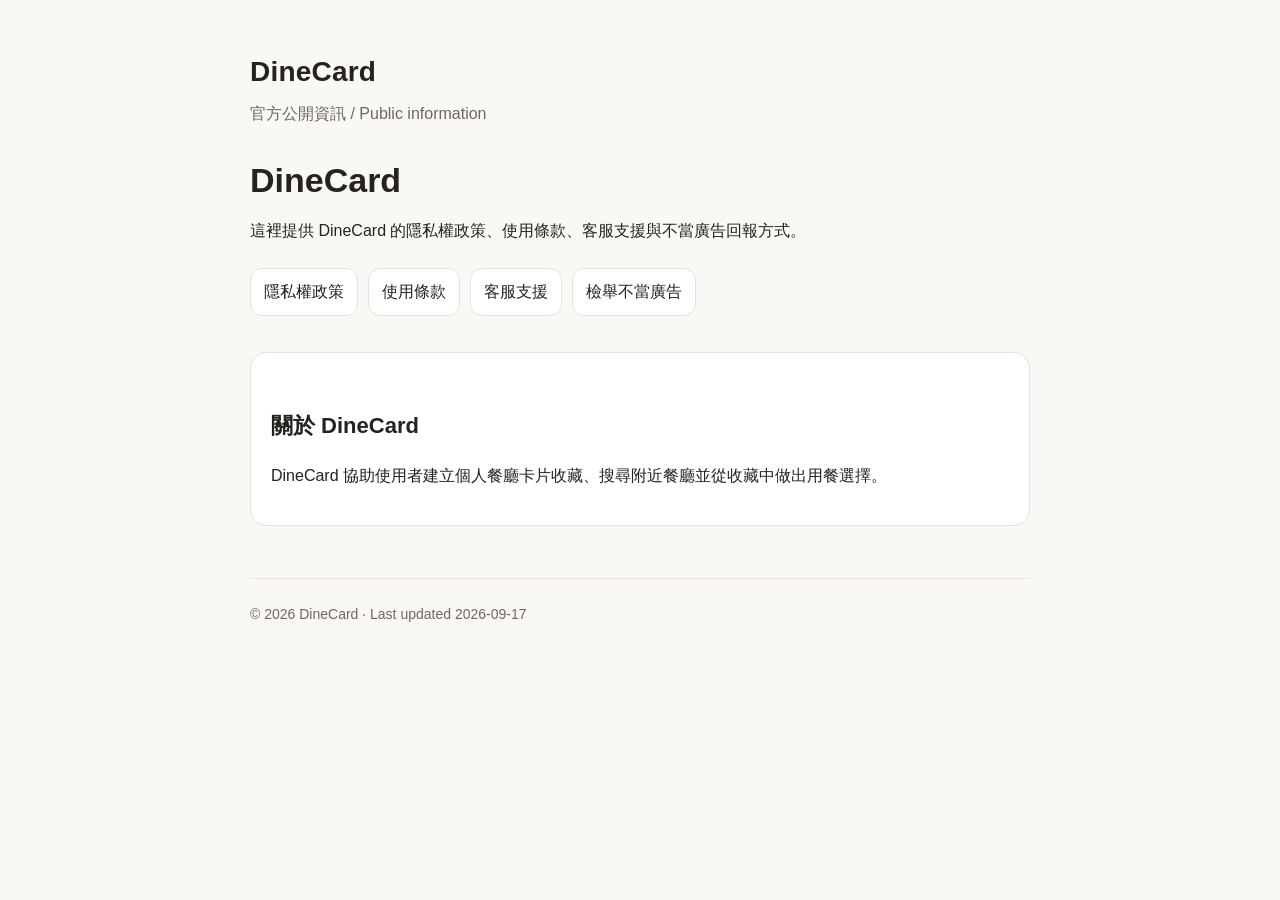
<file: index.html>
<!doctype html><html lang="zh-Hant"><head><meta charset="utf-8"><meta name="viewport" content="width=device-width,initial-scale=1"><title>DineCard</title><meta name="description" content="DineCard privacy, terms, support and ad reporting."><link rel="stylesheet" href="./style.css"></head><body><main><header><div class="brand">DineCard</div><div class="tag">官方公開資訊 / Public information</div></header><h1>DineCard</h1><p>這裡提供 DineCard 的隱私權政策、使用條款、客服支援與不當廣告回報方式。</p><nav><a href="./privacy/">隱私權政策</a><a href="./terms/">使用條款</a><a href="./support/">客服支援</a><a href="./report-ad/">檢舉不當廣告</a></nav><div class="card"><h2>關於 DineCard</h2><p>DineCard 協助使用者建立個人餐廳卡片收藏、搜尋附近餐廳並從收藏中做出用餐選擇。</p></div><footer>© 2026 DineCard · Last updated 2026-09-17</footer></main></body></html>
</file>
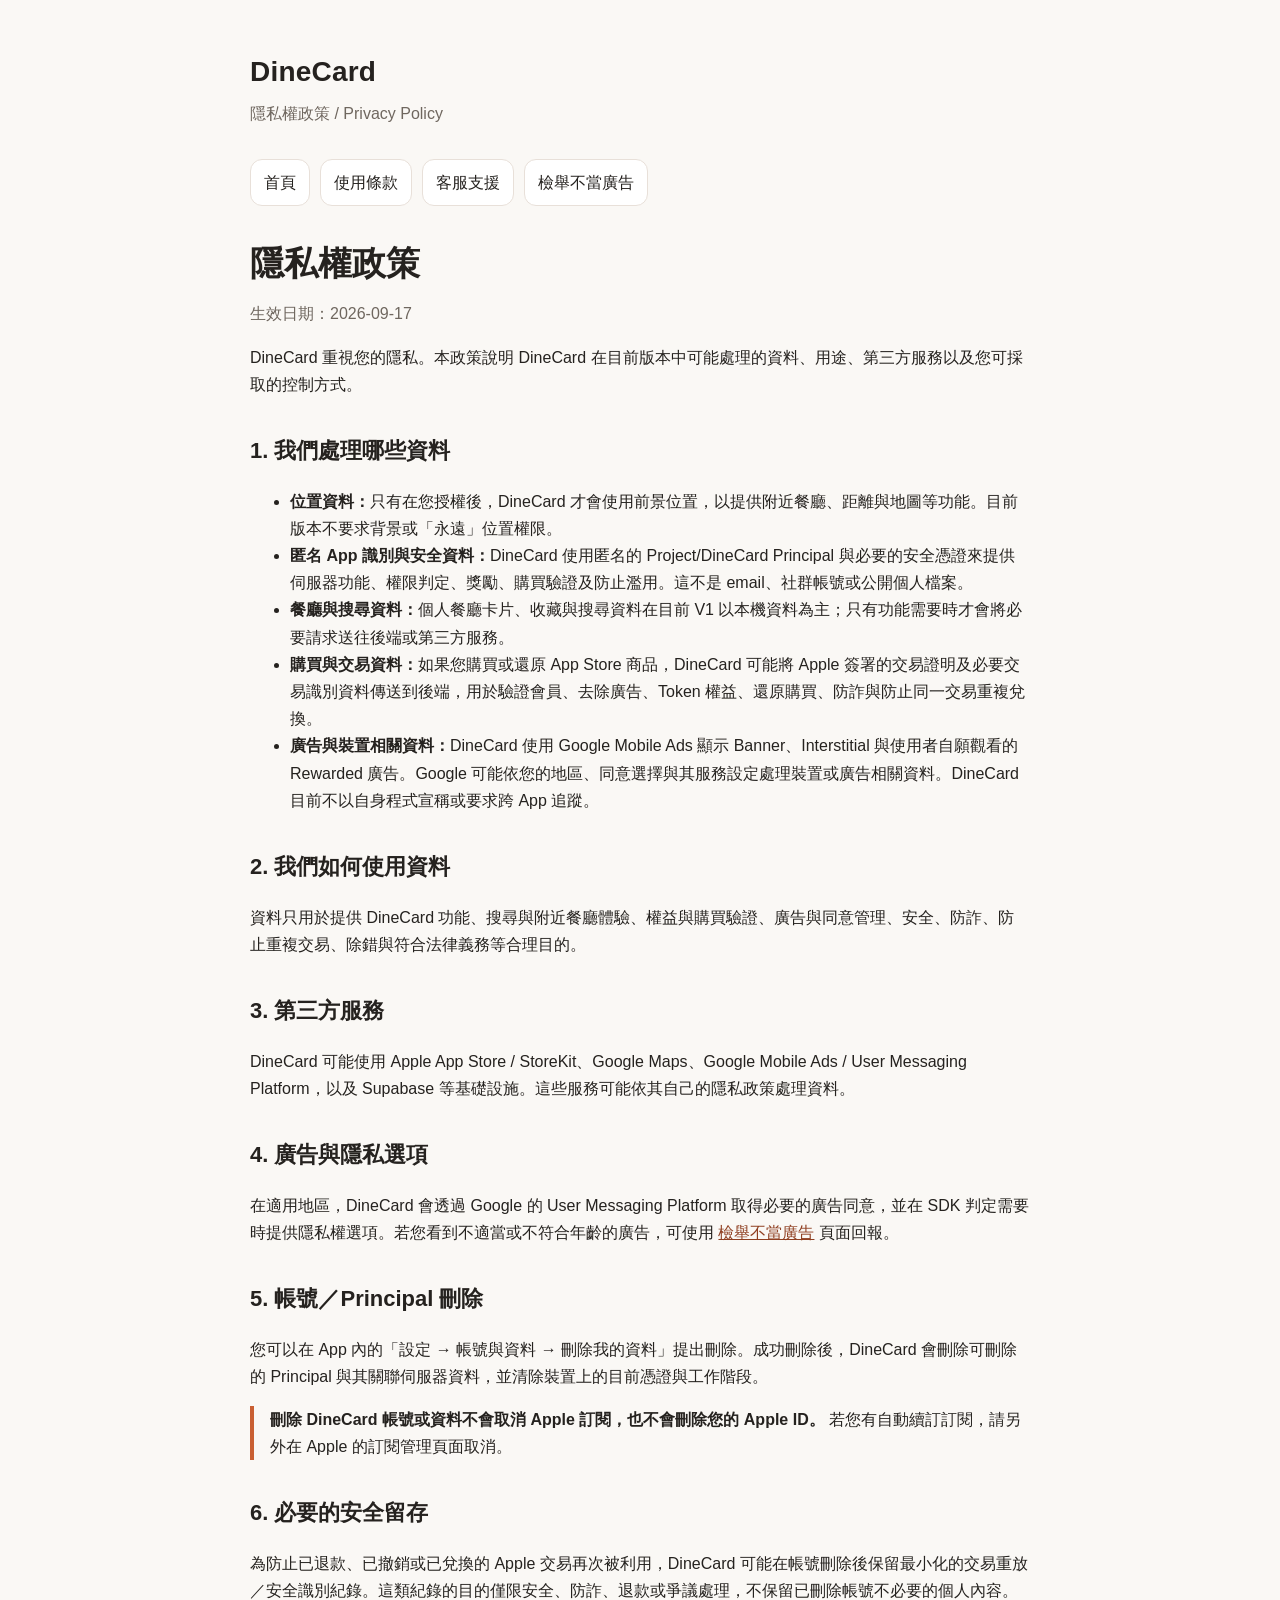
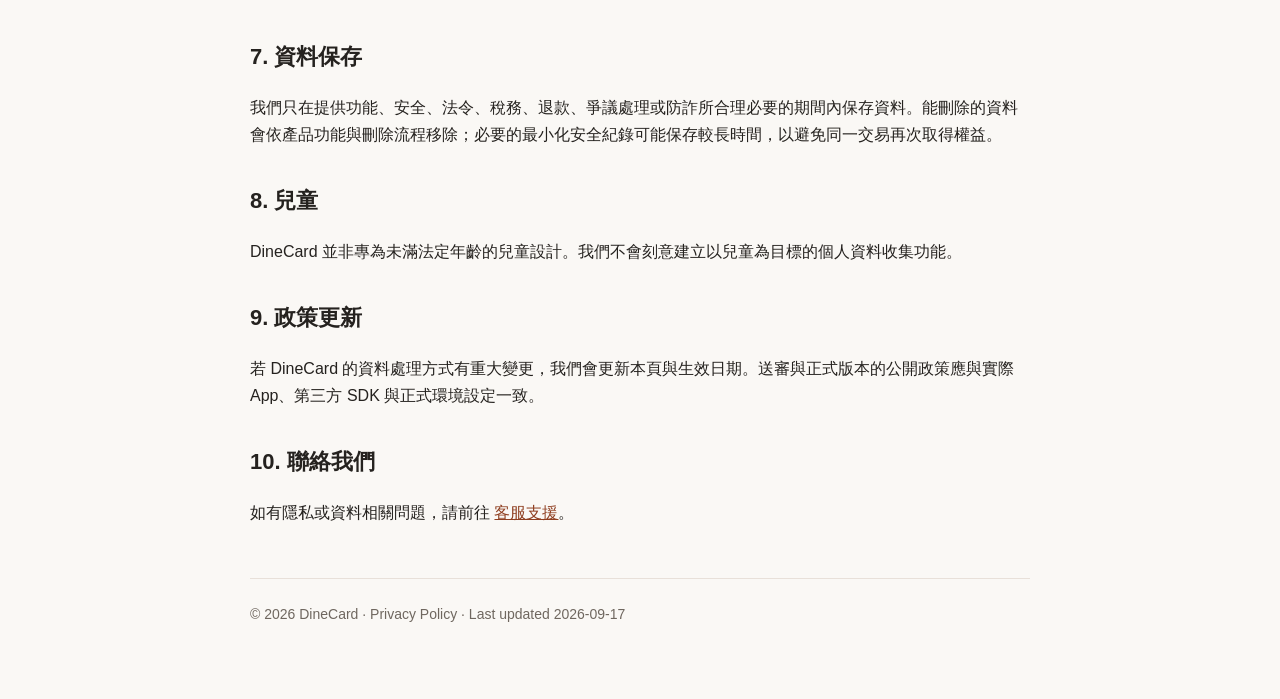
<file: privacy/index.html>
<!doctype html><html lang="zh-Hant"><head><meta charset="utf-8"><meta name="viewport" content="width=device-width,initial-scale=1"><title>隱私權政策 · DineCard</title><meta name="description" content="DineCard 隱私權政策"><link rel="stylesheet" href="../style.css"></head><body><main><header><div class="brand">DineCard</div><div class="tag">隱私權政策 / Privacy Policy</div></header><nav><a href="../">首頁</a><a href="../terms/">使用條款</a><a href="../support/">客服支援</a><a href="../report-ad/">檢舉不當廣告</a></nav><h1>隱私權政策</h1><p class="muted">生效日期：2026-09-17</p><p>DineCard 重視您的隱私。本政策說明 DineCard 在目前版本中可能處理的資料、用途、第三方服務以及您可採取的控制方式。</p><h2>1. 我們處理哪些資料</h2><ul><li><strong>位置資料：</strong>只有在您授權後，DineCard 才會使用前景位置，以提供附近餐廳、距離與地圖等功能。目前版本不要求背景或「永遠」位置權限。</li><li><strong>匿名 App 識別與安全資料：</strong>DineCard 使用匿名的 Project/DineCard Principal 與必要的安全憑證來提供伺服器功能、權限判定、獎勵、購買驗證及防止濫用。這不是 email、社群帳號或公開個人檔案。</li><li><strong>餐廳與搜尋資料：</strong>個人餐廳卡片、收藏與搜尋資料在目前 V1 以本機資料為主；只有功能需要時才會將必要請求送往後端或第三方服務。</li><li><strong>購買與交易資料：</strong>如果您購買或還原 App Store 商品，DineCard 可能將 Apple 簽署的交易證明及必要交易識別資料傳送到後端，用於驗證會員、去除廣告、Token 權益、還原購買、防詐與防止同一交易重複兌換。</li><li><strong>廣告與裝置相關資料：</strong>DineCard 使用 Google Mobile Ads 顯示 Banner、Interstitial 與使用者自願觀看的 Rewarded 廣告。Google 可能依您的地區、同意選擇與其服務設定處理裝置或廣告相關資料。DineCard 目前不以自身程式宣稱或要求跨 App 追蹤。</li></ul><h2>2. 我們如何使用資料</h2><p>資料只用於提供 DineCard 功能、搜尋與附近餐廳體驗、權益與購買驗證、廣告與同意管理、安全、防詐、防止重複交易、除錯與符合法律義務等合理目的。</p><h2>3. 第三方服務</h2><p>DineCard 可能使用 Apple App Store / StoreKit、Google Maps、Google Mobile Ads / User Messaging Platform，以及 Supabase 等基礎設施。這些服務可能依其自己的隱私政策處理資料。</p><h2>4. 廣告與隱私選項</h2><p>在適用地區，DineCard 會透過 Google 的 User Messaging Platform 取得必要的廣告同意，並在 SDK 判定需要時提供隱私權選項。若您看到不適當或不符合年齡的廣告，可使用 <a href="../report-ad/">檢舉不當廣告</a> 頁面回報。</p><h2>5. 帳號／Principal 刪除</h2><p>您可以在 App 內的「設定 → 帳號與資料 → 刪除我的資料」提出刪除。成功刪除後，DineCard 會刪除可刪除的 Principal 與其關聯伺服器資料，並清除裝置上的目前憑證與工作階段。</p><p class="notice"><strong>刪除 DineCard 帳號或資料不會取消 Apple 訂閱，也不會刪除您的 Apple ID。</strong> 若您有自動續訂訂閱，請另外在 Apple 的訂閱管理頁面取消。</p><h2>6. 必要的安全留存</h2><p>為防止已退款、已撤銷或已兌換的 Apple 交易再次被利用，DineCard 可能在帳號刪除後保留最小化的交易重放／安全識別紀錄。這類紀錄的目的僅限安全、防詐、退款或爭議處理，不保留已刪除帳號不必要的個人內容。</p><h2>7. 資料保存</h2><p>我們只在提供功能、安全、法令、稅務、退款、爭議處理或防詐所合理必要的期間內保存資料。能刪除的資料會依產品功能與刪除流程移除；必要的最小化安全紀錄可能保存較長時間，以避免同一交易再次取得權益。</p><h2>8. 兒童</h2><p>DineCard 並非專為未滿法定年齡的兒童設計。我們不會刻意建立以兒童為目標的個人資料收集功能。</p><h2>9. 政策更新</h2><p>若 DineCard 的資料處理方式有重大變更，我們會更新本頁與生效日期。送審與正式版本的公開政策應與實際 App、第三方 SDK 與正式環境設定一致。</p><h2>10. 聯絡我們</h2><p>如有隱私或資料相關問題，請前往 <a href="../support/">客服支援</a>。</p><footer>© 2026 DineCard · Privacy Policy · Last updated 2026-09-17</footer></main></body></html>
</file>
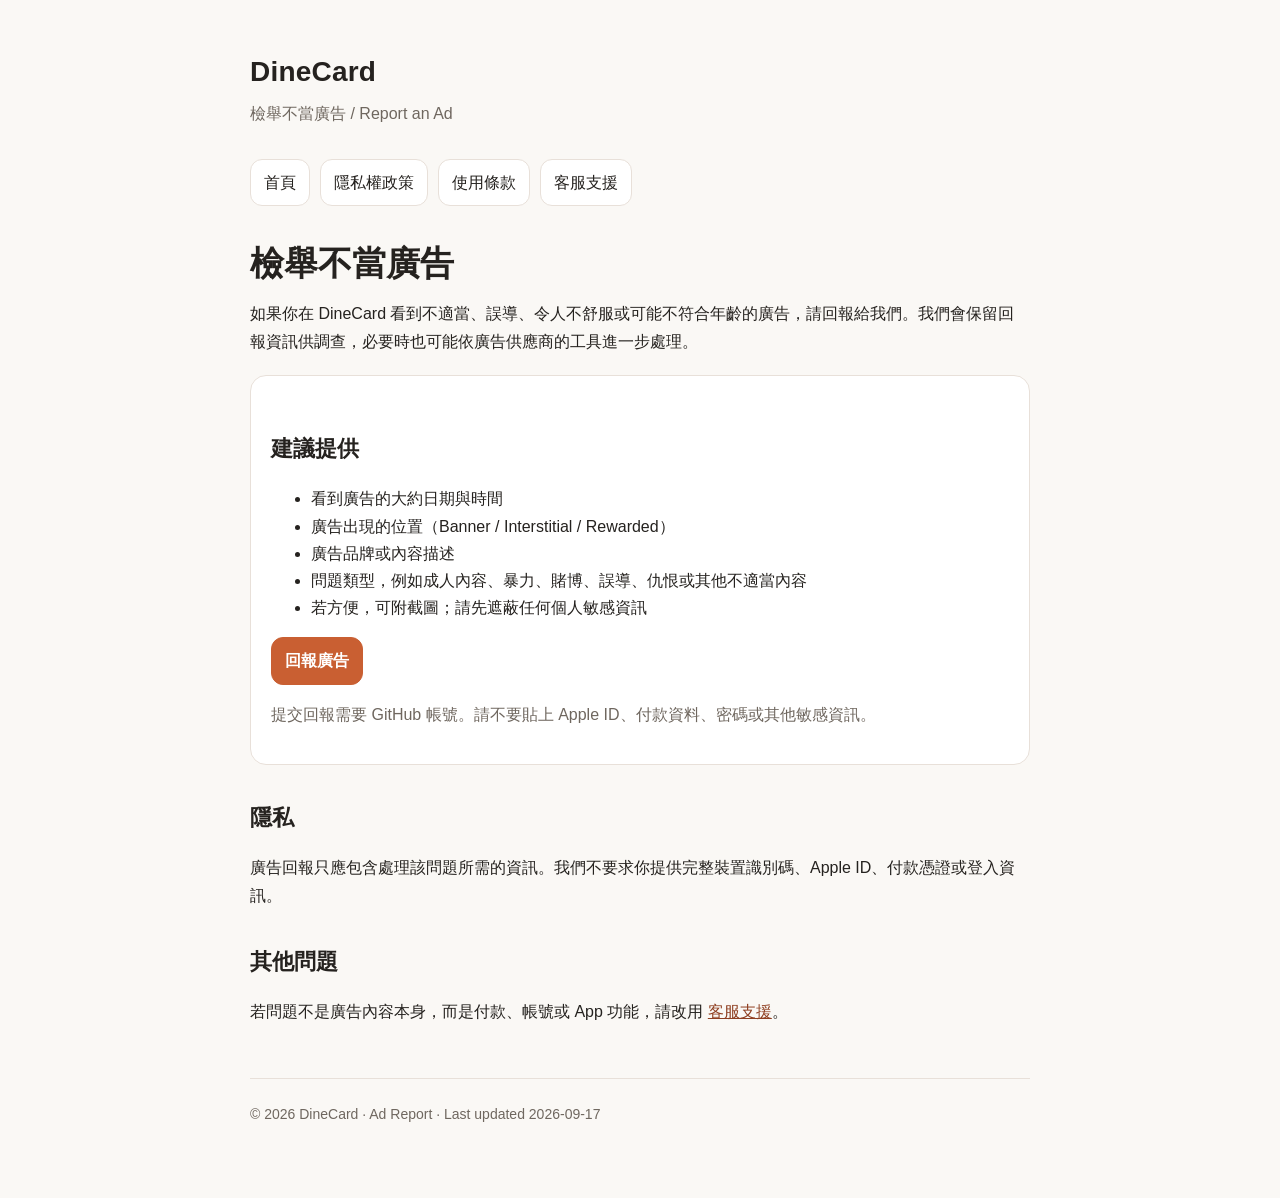
<file: report-ad/index.html>
<!doctype html><html lang="zh-Hant"><head><meta charset="utf-8"><meta name="viewport" content="width=device-width,initial-scale=1"><title>檢舉不當廣告 · DineCard</title><meta name="description" content="DineCard 不當廣告回報"><link rel="stylesheet" href="../style.css"></head><body><main><header><div class="brand">DineCard</div><div class="tag">檢舉不當廣告 / Report an Ad</div></header><nav><a href="../">首頁</a><a href="../privacy/">隱私權政策</a><a href="../terms/">使用條款</a><a href="../support/">客服支援</a></nav><h1>檢舉不當廣告</h1><p>如果你在 DineCard 看到不適當、誤導、令人不舒服或可能不符合年齡的廣告，請回報給我們。我們會保留回報資訊供調查，必要時也可能依廣告供應商的工具進一步處理。</p><div class="card"><h2>建議提供</h2><ul><li>看到廣告的大約日期與時間</li><li>廣告出現的位置（Banner / Interstitial / Rewarded）</li><li>廣告品牌或內容描述</li><li>問題類型，例如成人內容、暴力、賭博、誤導、仇恨或其他不適當內容</li><li>若方便，可附截圖；請先遮蔽任何個人敏感資訊</li></ul><p><a class="button primary" href="https://github.com/shon636/DineCard-Legal/issues/new?template=report-ad.yml">回報廣告</a></p><p class="muted">提交回報需要 GitHub 帳號。請不要貼上 Apple ID、付款資料、密碼或其他敏感資訊。</p></div><h2>隱私</h2><p>廣告回報只應包含處理該問題所需的資訊。我們不要求你提供完整裝置識別碼、Apple ID、付款憑證或登入資訊。</p><h2>其他問題</h2><p>若問題不是廣告內容本身，而是付款、帳號或 App 功能，請改用 <a href="../support/">客服支援</a>。</p><footer>© 2026 DineCard · Ad Report · Last updated 2026-09-17</footer></main></body></html>
</file>
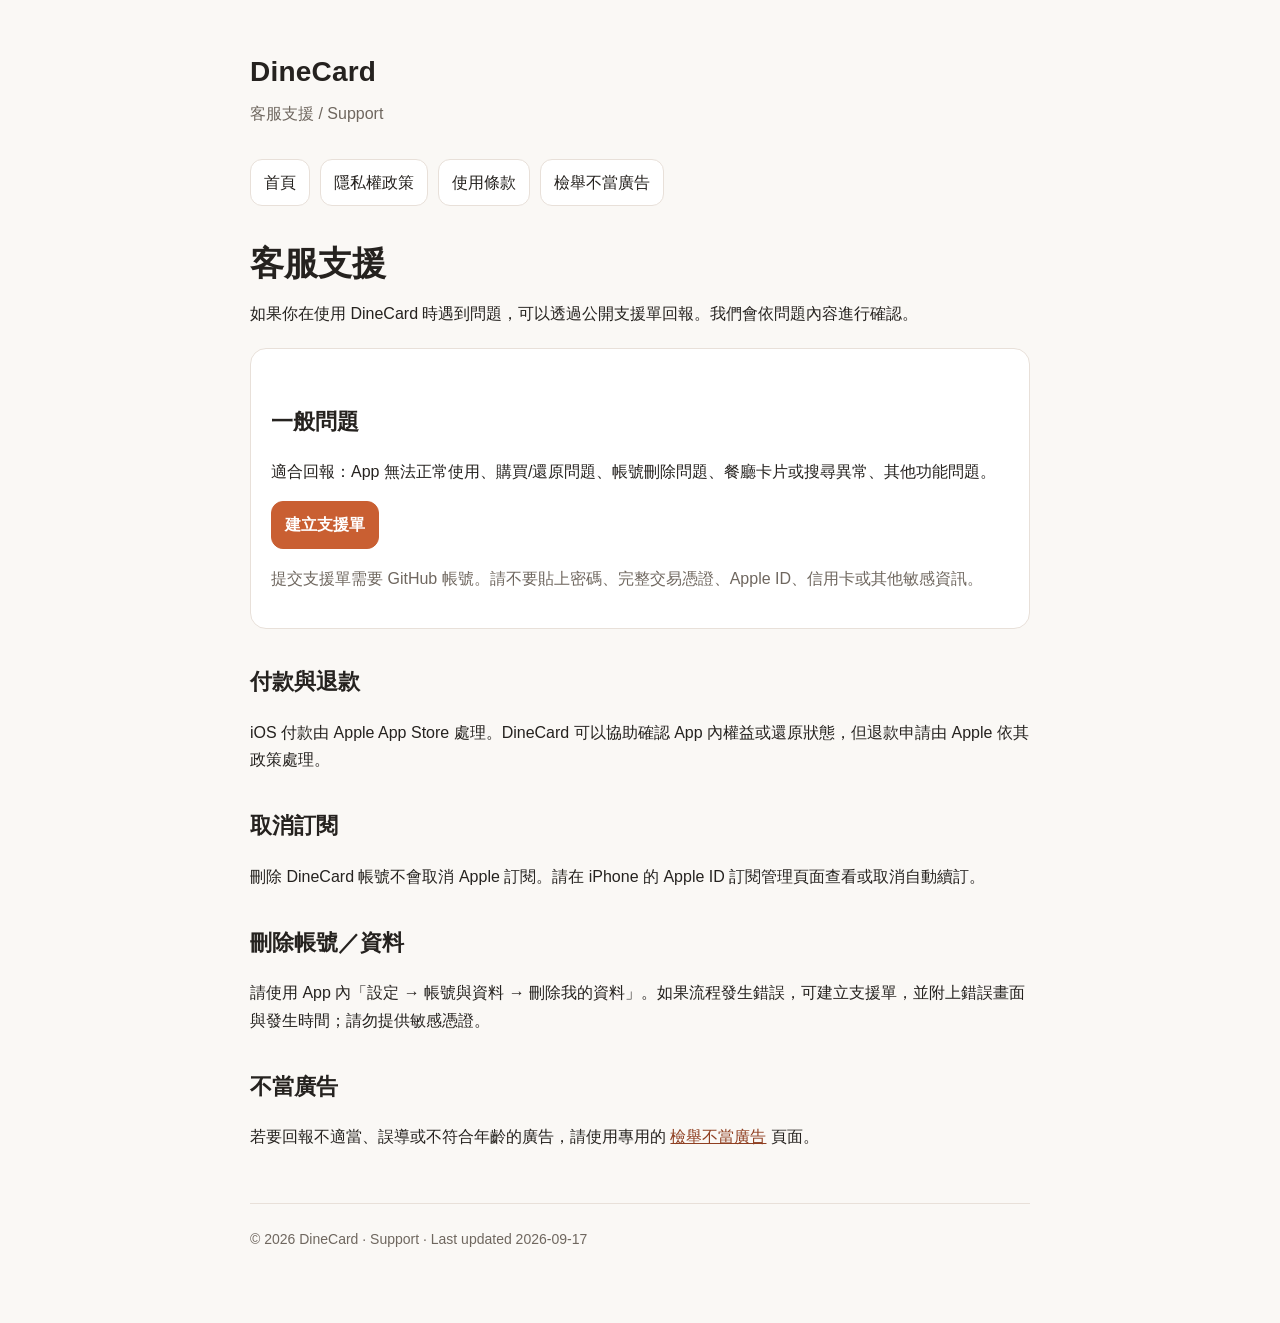
<file: support/index.html>
<!doctype html><html lang="zh-Hant"><head><meta charset="utf-8"><meta name="viewport" content="width=device-width,initial-scale=1"><title>客服支援 · DineCard</title><meta name="description" content="DineCard 客服支援"><link rel="stylesheet" href="../style.css"></head><body><main><header><div class="brand">DineCard</div><div class="tag">客服支援 / Support</div></header><nav><a href="../">首頁</a><a href="../privacy/">隱私權政策</a><a href="../terms/">使用條款</a><a href="../report-ad/">檢舉不當廣告</a></nav><h1>客服支援</h1><p>如果你在使用 DineCard 時遇到問題，可以透過公開支援單回報。我們會依問題內容進行確認。</p><div class="card"><h2>一般問題</h2><p>適合回報：App 無法正常使用、購買/還原問題、帳號刪除問題、餐廳卡片或搜尋異常、其他功能問題。</p><p><a class="button primary" href="https://github.com/shon636/DineCard-Legal/issues/new?template=support.yml">建立支援單</a></p><p class="muted">提交支援單需要 GitHub 帳號。請不要貼上密碼、完整交易憑證、Apple ID、信用卡或其他敏感資訊。</p></div><h2>付款與退款</h2><p>iOS 付款由 Apple App Store 處理。DineCard 可以協助確認 App 內權益或還原狀態，但退款申請由 Apple 依其政策處理。</p><h2>取消訂閱</h2><p>刪除 DineCard 帳號不會取消 Apple 訂閱。請在 iPhone 的 Apple ID 訂閱管理頁面查看或取消自動續訂。</p><h2>刪除帳號／資料</h2><p>請使用 App 內「設定 → 帳號與資料 → 刪除我的資料」。如果流程發生錯誤，可建立支援單，並附上錯誤畫面與發生時間；請勿提供敏感憑證。</p><h2>不當廣告</h2><p>若要回報不適當、誤導或不符合年齡的廣告，請使用專用的 <a href="../report-ad/">檢舉不當廣告</a> 頁面。</p><footer>© 2026 DineCard · Support · Last updated 2026-09-17</footer></main></body></html>
</file>
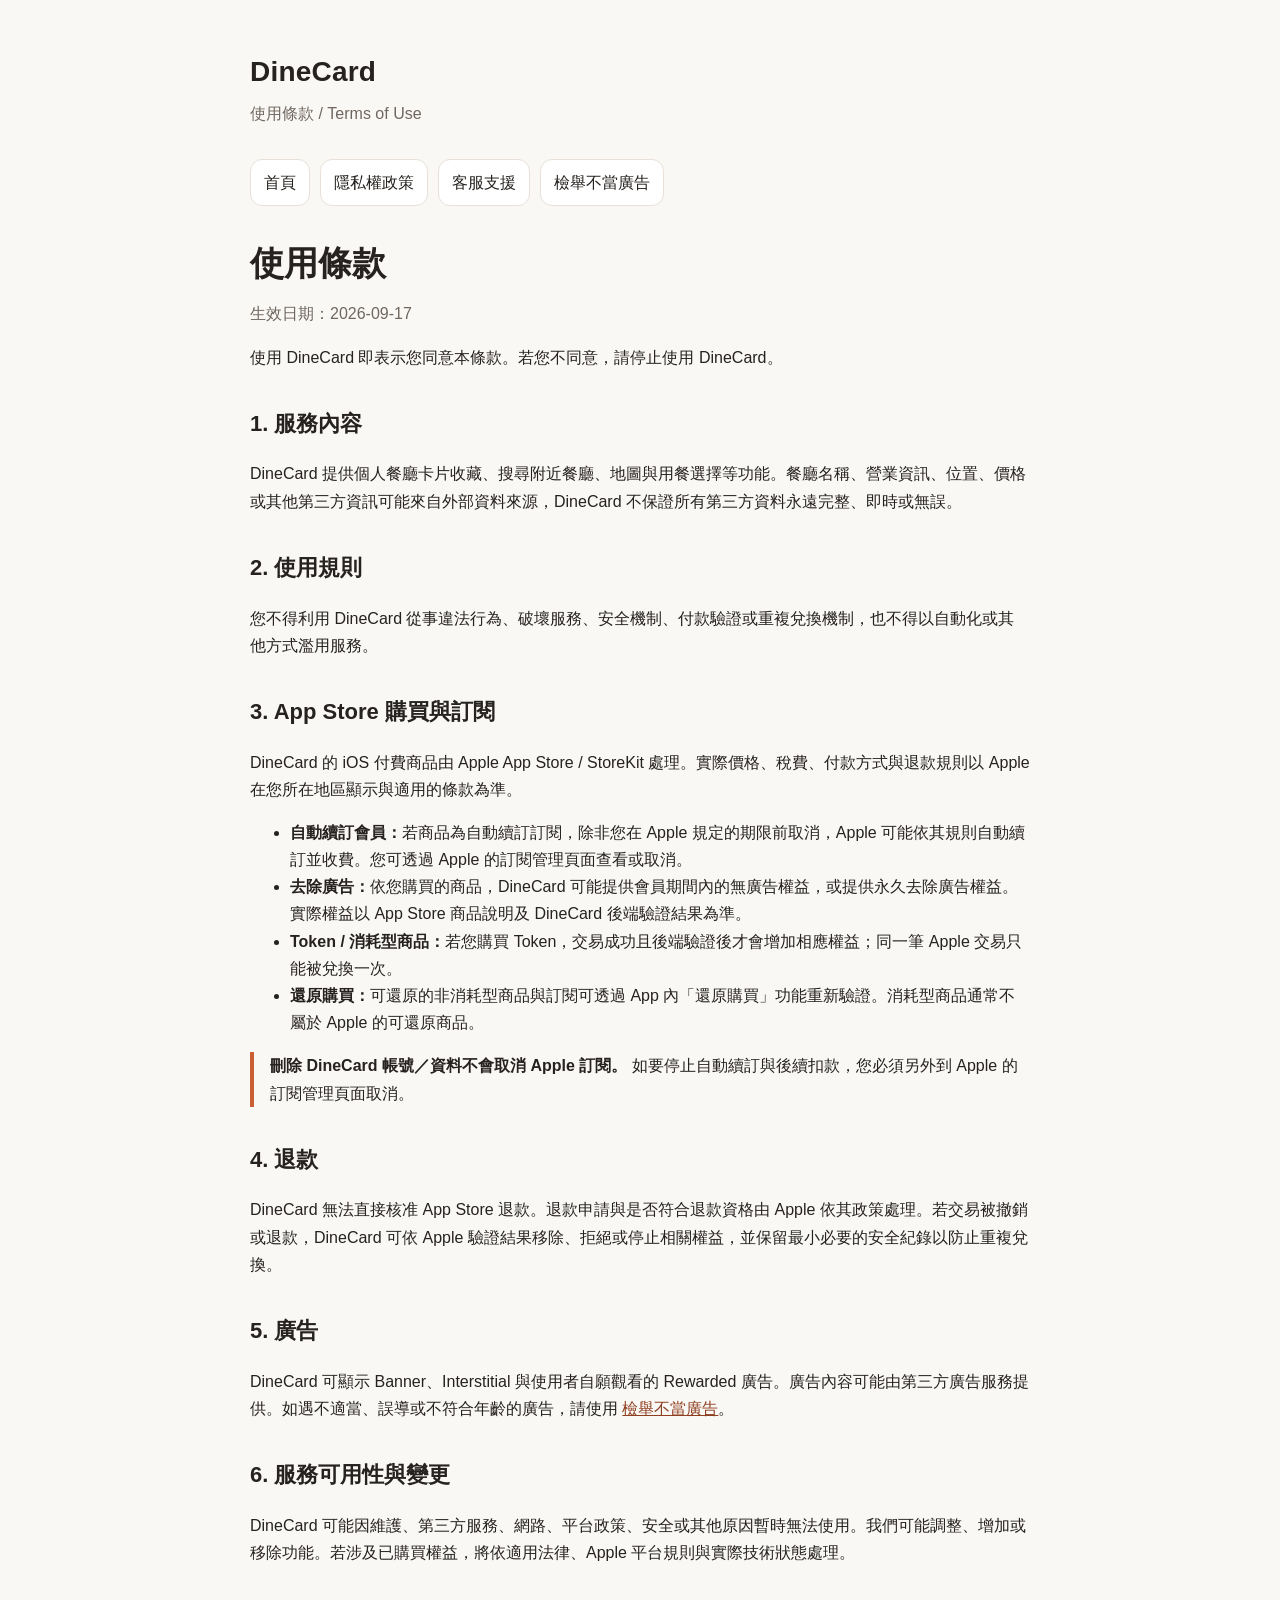
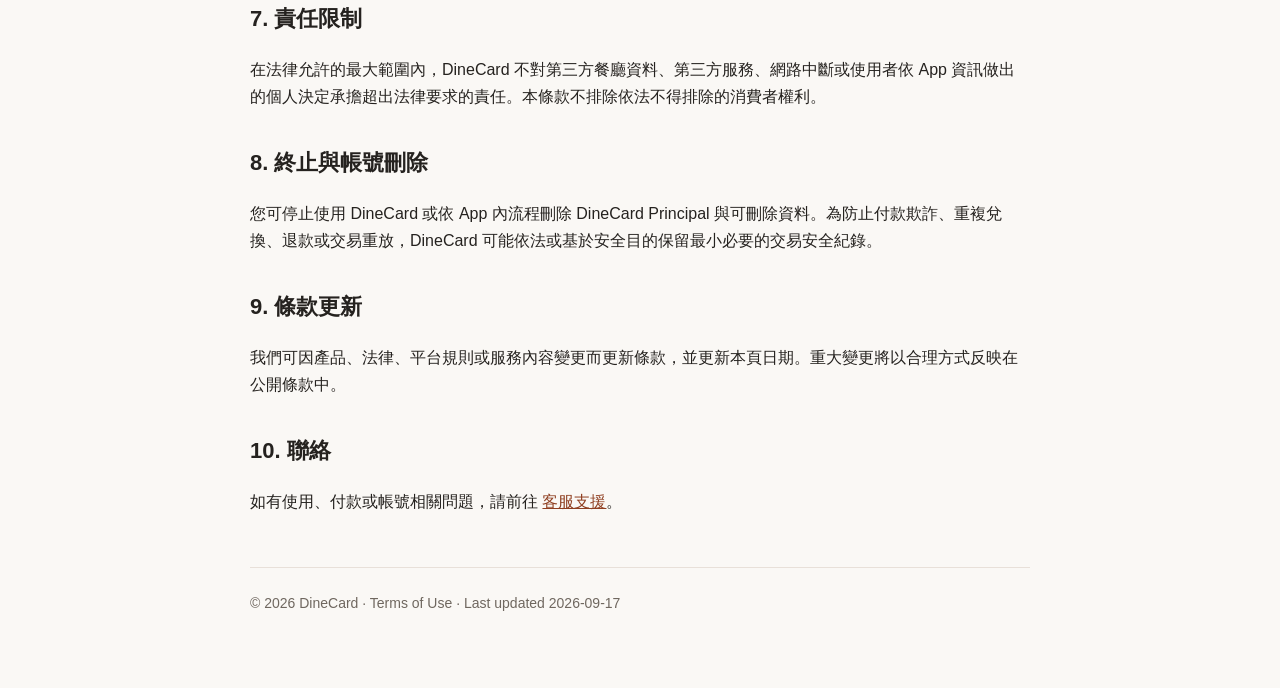
<file: terms/index.html>
<!doctype html><html lang="zh-Hant"><head><meta charset="utf-8"><meta name="viewport" content="width=device-width,initial-scale=1"><title>使用條款 · DineCard</title><meta name="description" content="DineCard 使用條款"><link rel="stylesheet" href="../style.css"></head><body><main><header><div class="brand">DineCard</div><div class="tag">使用條款 / Terms of Use</div></header><nav><a href="../">首頁</a><a href="../privacy/">隱私權政策</a><a href="../support/">客服支援</a><a href="../report-ad/">檢舉不當廣告</a></nav><h1>使用條款</h1><p class="muted">生效日期：2026-09-17</p><p>使用 DineCard 即表示您同意本條款。若您不同意，請停止使用 DineCard。</p><h2>1. 服務內容</h2><p>DineCard 提供個人餐廳卡片收藏、搜尋附近餐廳、地圖與用餐選擇等功能。餐廳名稱、營業資訊、位置、價格或其他第三方資訊可能來自外部資料來源，DineCard 不保證所有第三方資料永遠完整、即時或無誤。</p><h2>2. 使用規則</h2><p>您不得利用 DineCard 從事違法行為、破壞服務、安全機制、付款驗證或重複兌換機制，也不得以自動化或其他方式濫用服務。</p><h2>3. App Store 購買與訂閱</h2><p>DineCard 的 iOS 付費商品由 Apple App Store / StoreKit 處理。實際價格、稅費、付款方式與退款規則以 Apple 在您所在地區顯示與適用的條款為準。</p><ul><li><strong>自動續訂會員：</strong>若商品為自動續訂訂閱，除非您在 Apple 規定的期限前取消，Apple 可能依其規則自動續訂並收費。您可透過 Apple 的訂閱管理頁面查看或取消。</li><li><strong>去除廣告：</strong>依您購買的商品，DineCard 可能提供會員期間內的無廣告權益，或提供永久去除廣告權益。實際權益以 App Store 商品說明及 DineCard 後端驗證結果為準。</li><li><strong>Token / 消耗型商品：</strong>若您購買 Token，交易成功且後端驗證後才會增加相應權益；同一筆 Apple 交易只能被兌換一次。</li><li><strong>還原購買：</strong>可還原的非消耗型商品與訂閱可透過 App 內「還原購買」功能重新驗證。消耗型商品通常不屬於 Apple 的可還原商品。</li></ul><p class="notice"><strong>刪除 DineCard 帳號／資料不會取消 Apple 訂閱。</strong> 如要停止自動續訂與後續扣款，您必須另外到 Apple 的訂閱管理頁面取消。</p><h2>4. 退款</h2><p>DineCard 無法直接核准 App Store 退款。退款申請與是否符合退款資格由 Apple 依其政策處理。若交易被撤銷或退款，DineCard 可依 Apple 驗證結果移除、拒絕或停止相關權益，並保留最小必要的安全紀錄以防止重複兌換。</p><h2>5. 廣告</h2><p>DineCard 可顯示 Banner、Interstitial 與使用者自願觀看的 Rewarded 廣告。廣告內容可能由第三方廣告服務提供。如遇不適當、誤導或不符合年齡的廣告，請使用 <a href="../report-ad/">檢舉不當廣告</a>。</p><h2>6. 服務可用性與變更</h2><p>DineCard 可能因維護、第三方服務、網路、平台政策、安全或其他原因暫時無法使用。我們可能調整、增加或移除功能。若涉及已購買權益，將依適用法律、Apple 平台規則與實際技術狀態處理。</p><h2>7. 責任限制</h2><p>在法律允許的最大範圍內，DineCard 不對第三方餐廳資料、第三方服務、網路中斷或使用者依 App 資訊做出的個人決定承擔超出法律要求的責任。本條款不排除依法不得排除的消費者權利。</p><h2>8. 終止與帳號刪除</h2><p>您可停止使用 DineCard 或依 App 內流程刪除 DineCard Principal 與可刪除資料。為防止付款欺詐、重複兌換、退款或交易重放，DineCard 可能依法或基於安全目的保留最小必要的交易安全紀錄。</p><h2>9. 條款更新</h2><p>我們可因產品、法律、平台規則或服務內容變更而更新條款，並更新本頁日期。重大變更將以合理方式反映在公開條款中。</p><h2>10. 聯絡</h2><p>如有使用、付款或帳號相關問題，請前往 <a href="../support/">客服支援</a>。</p><footer>© 2026 DineCard · Terms of Use · Last updated 2026-09-17</footer></main></body></html>
</file>
<file: style.css>
:root{color-scheme:light;--bg:#faf8f5;--card:#fff;--text:#25221f;--muted:#6f675f;--accent:#c95f32;--border:#e8e0d9}*{box-sizing:border-box}body{margin:0;background:var(--bg);color:var(--text);font-family:-apple-system,BlinkMacSystemFont,"Segoe UI",Roboto,"Noto Sans TC",Arial,sans-serif;line-height:1.7}main{max-width:820px;margin:0 auto;padding:48px 20px 72px}header{margin-bottom:32px}.brand{font-size:28px;font-weight:750;letter-spacing:.2px}.tag{color:var(--muted);margin-top:4px}nav{display:flex;flex-wrap:wrap;gap:10px;margin:24px 0 36px}nav a,.button{display:inline-block;text-decoration:none;color:var(--text);background:var(--card);border:1px solid var(--border);border-radius:12px;padding:9px 13px}nav a:hover,.button:hover{border-color:var(--accent)}h1{font-size:34px;line-height:1.25;margin:0 0 12px}h2{font-size:22px;margin-top:34px}h3{font-size:18px;margin-top:24px}p,li{font-size:16px}small,.muted{color:var(--muted)}.card{background:var(--card);border:1px solid var(--border);border-radius:16px;padding:20px;margin:20px 0}.notice{border-left:4px solid var(--accent);padding-left:16px}.button.primary{background:var(--accent);border-color:var(--accent);color:white;font-weight:650}footer{border-top:1px solid var(--border);margin-top:52px;padding-top:24px;color:var(--muted);font-size:14px}a{color:#8f3f21}code{background:#f0ebe6;padding:2px 5px;border-radius:6px}@media(max-width:560px){main{padding-top:32px}h1{font-size:29px}.brand{font-size:24px}}
</file>
